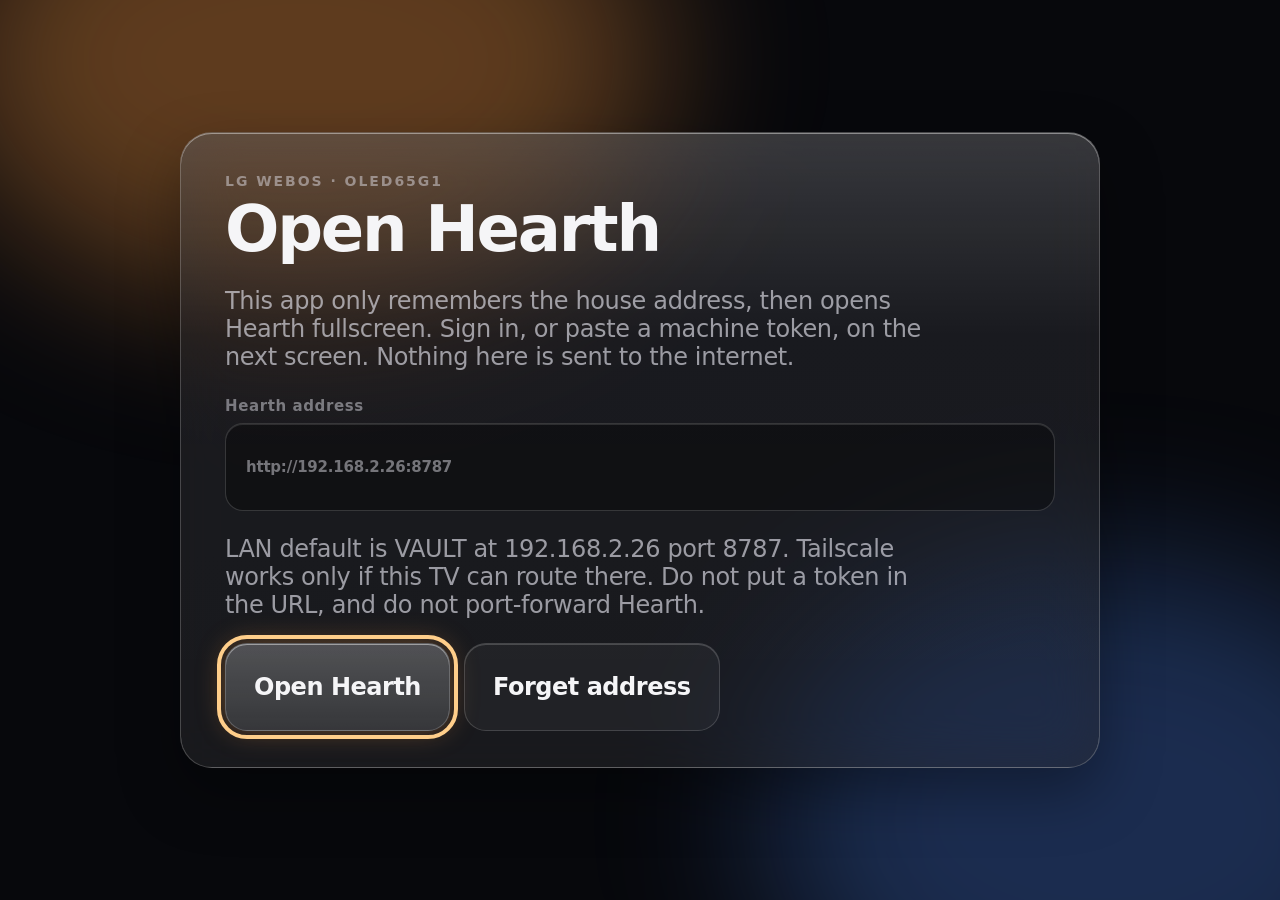
<file: webos/com.hearth.tv/index.html>
<!DOCTYPE html>
<html lang="en">
  <head>
    <meta charset="utf-8" />
    <meta name="viewport" content="width=1920, height=1080" />
    <title>Hearth</title>
    <link rel="stylesheet" href="shell.css" />
  </head>
  <body>
    <div class="ambient" aria-hidden="true">
      <span class="orb orb-ember"></span>
      <span class="orb orb-cool"></span>
    </div>
    <main class="sheet">
      <p class="kicker">LG webOS · OLED65G1</p>
      <h1>Open Hearth</h1>
      <p class="lede">
        This app only remembers the house address, then opens Hearth fullscreen.
        Sign in, or paste a machine token, on the next screen. Nothing here is sent to the internet.
      </p>
      <label>
        Hearth address
        <input
          id="base-url"
          type="url"
          inputmode="url"
          spellcheck="false"
          autocomplete="off"
          data-tv-focus
          value="http://192.168.2.26:8787"
        />
      </label>
      <p class="fine" id="hint">
        LAN default is VAULT at 192.168.2.26 port 8787. Tailscale works only if this TV can route there.
        Do not put a token in the URL, and do not port-forward Hearth.
      </p>
      <div class="row">
        <button type="button" id="open-btn" data-tv-focus>Open Hearth</button>
        <button type="button" id="forget-btn" class="ghost" data-tv-focus>Forget address</button>
      </div>
      <p class="fine" id="error" role="alert"></p>
    </main>
    <script src="shell.js"></script>
  </body>
</html>
</file>
<file: webos/com.hearth.tv/shell.css>
:root {
  color-scheme: dark;
  --bg: #07080c;
  --ink: #f5f5f7;
  --muted: rgba(235, 235, 245, 0.62);
  --quiet: rgba(235, 235, 245, 0.46);
  --ember: #e08a3a;
  --ember-2: #ffce8a;
  --line: rgba(255, 255, 255, 0.16);
}

* {
  box-sizing: border-box;
}

html,
body {
  margin: 0;
  height: 100%;
  background: var(--bg);
  color: var(--ink);
  font-family: -apple-system, BlinkMacSystemFont, "SF Pro Text", "Segoe UI", system-ui, sans-serif;
  font-size: 24px;
  -webkit-font-smoothing: antialiased;
}

body {
  display: grid;
  place-items: center;
  padding: 48px;
  background: #07080c;
}

.ambient {
  position: fixed;
  inset: 0;
  z-index: 0;
  overflow: hidden;
  pointer-events: none;
}

.orb {
  position: absolute;
  border-radius: 50%;
  filter: blur(80px);
}

.orb-ember {
  width: 720px;
  height: 480px;
  top: -180px;
  left: -60px;
  background: rgba(224, 138, 58, 0.4);
}

.orb-cool {
  width: 680px;
  height: 520px;
  right: -160px;
  bottom: -180px;
  background: rgba(80, 140, 255, 0.28);
}

.sheet {
  position: relative;
  z-index: 1;
  width: min(920px, 100%);
  padding: 40px 44px 36px;
  border-radius: 32px;
  border: 1px solid rgba(255, 255, 255, 0.2);
  background:
    linear-gradient(180deg, rgba(255, 255, 255, 0.16), rgba(255, 255, 255, 0.04) 32%, rgba(255, 255, 255, 0.03));
  background-color: rgba(28, 28, 32, 0.5);
  box-shadow:
    inset 0 1px 0 rgba(255, 255, 255, 0.42),
    0 24px 60px rgba(0, 0, 0, 0.35);
  backdrop-filter: blur(28px) saturate(160%);
  -webkit-backdrop-filter: blur(28px) saturate(160%);
}

.kicker {
  margin: 0;
  color: var(--quiet);
  letter-spacing: 0.14em;
  text-transform: uppercase;
  font-size: 14px;
  font-weight: 650;
}

h1 {
  margin: 8px 0 0;
  font-size: 64px;
  font-weight: 650;
  letter-spacing: -0.035em;
  line-height: 1.02;
}

.lede,
.fine {
  color: var(--muted);
  max-width: 46ch;
  letter-spacing: -0.015em;
}

label {
  display: block;
  margin-top: 26px;
  color: var(--quiet);
  font-size: 15px;
  font-weight: 600;
  letter-spacing: 0.04em;
}

input,
button {
  font: inherit;
  color: inherit;
}

input {
  display: block;
  width: 100%;
  margin-top: 8px;
  min-height: 88px;
  padding: 0 20px;
  border-radius: 18px;
  border: 1px solid var(--line);
  background: rgba(0, 0, 0, 0.35);
  box-shadow: inset 0 1px 0 rgba(255, 255, 255, 0.12);
  letter-spacing: -0.015em;
}

.row {
  display: flex;
  gap: 14px;
  margin-top: 22px;
}

button {
  min-height: 88px;
  min-width: 220px;
  padding: 16px 28px;
  border-radius: 22px;
  border: 1px solid rgba(255, 255, 255, 0.2);
  background:
    linear-gradient(180deg, rgba(255, 255, 255, 0.18), rgba(255, 255, 255, 0.06));
  background-color: rgba(255, 255, 255, 0.08);
  box-shadow: inset 0 1px 0 rgba(255, 255, 255, 0.34);
  cursor: pointer;
  font-weight: 600;
  letter-spacing: -0.02em;
}

button.ghost {
  background: rgba(255, 255, 255, 0.04);
  border-color: var(--line);
  box-shadow: inset 0 1px 0 rgba(255, 255, 255, 0.18);
}

[data-tv-focus]:focus {
  outline: 4px solid var(--ember-2);
  outline-offset: 4px;
  box-shadow:
    inset 0 1px 0 rgba(255, 255, 255, 0.45),
    0 0 28px rgba(224, 138, 58, 0.4);
}

#error:empty {
  display: none;
}

@media (prefers-reduced-transparency: reduce) {
  .sheet,
  button,
  input {
    backdrop-filter: none;
    -webkit-backdrop-filter: none;
    background-color: rgba(22, 22, 26, 0.96);
  }
}
</file>
